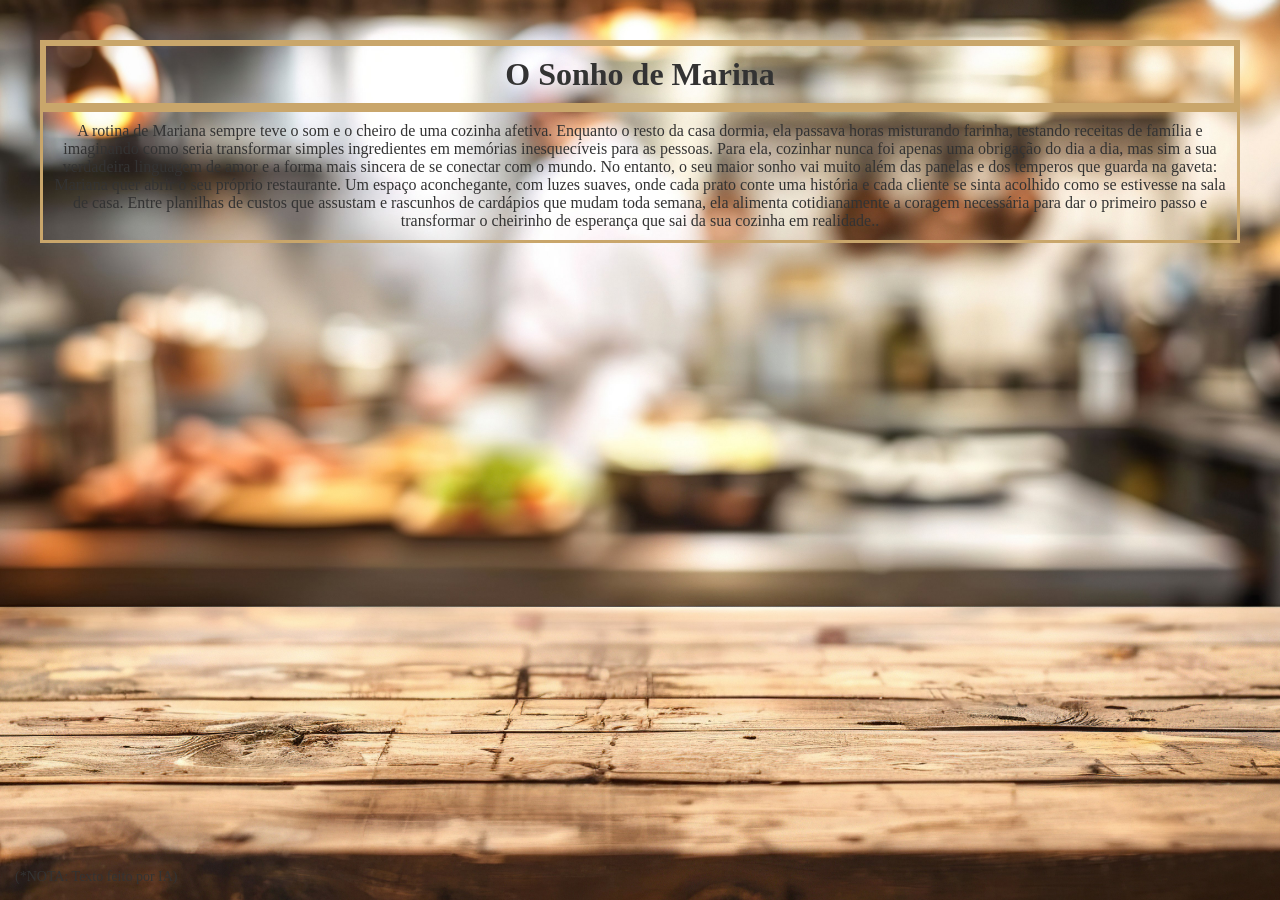
<file: Prog Web/01-introducao/index.html>
<!DOCTYPE html>
<html lang="pt-BR">
<head>
  <meta charset="UTF-8">
  <meta name="viewport" content="width=device-width, initial-scale=1.0">
  <title>Exercício 1 — Introdução</title>
  <link rel="stylesheet" href="styles.css">
</head>
<body>

  <div class="pagina">
    <h1 class="titulo">O Sonho de Marina</h1>
    <p class="texto">
      A rotina de Mariana sempre teve o som e o cheiro de uma cozinha afetiva.
Enquanto o resto da casa dormia, ela passava horas misturando farinha, testando receitas de família e imaginando como seria transformar simples ingredientes em memórias inesquecíveis para as pessoas.
Para ela, cozinhar nunca foi apenas uma obrigação do dia a dia, mas sim a sua verdadeira linguagem de amor e a forma mais sincera de se conectar com o mundo.
No entanto, o seu maior sonho vai muito além das panelas e dos temperos que guarda na gaveta: Mariana quer abrir o seu próprio restaurante.
Um espaço aconchegante, com luzes suaves, onde cada prato conte uma história e cada cliente se sinta acolhido como se estivesse na sala de casa.
Entre planilhas de custos que assustam e rascunhos de cardápios que mudam toda semana, ela alimenta cotidianamente a coragem necessária para dar o primeiro passo e transformar o cheirinho de esperança que sai da sua cozinha em realidade..
    </p>

    <p class="nota">(*NOTA: Texto feito por IA)</p>
  </div>

</body>
</html>
</file>
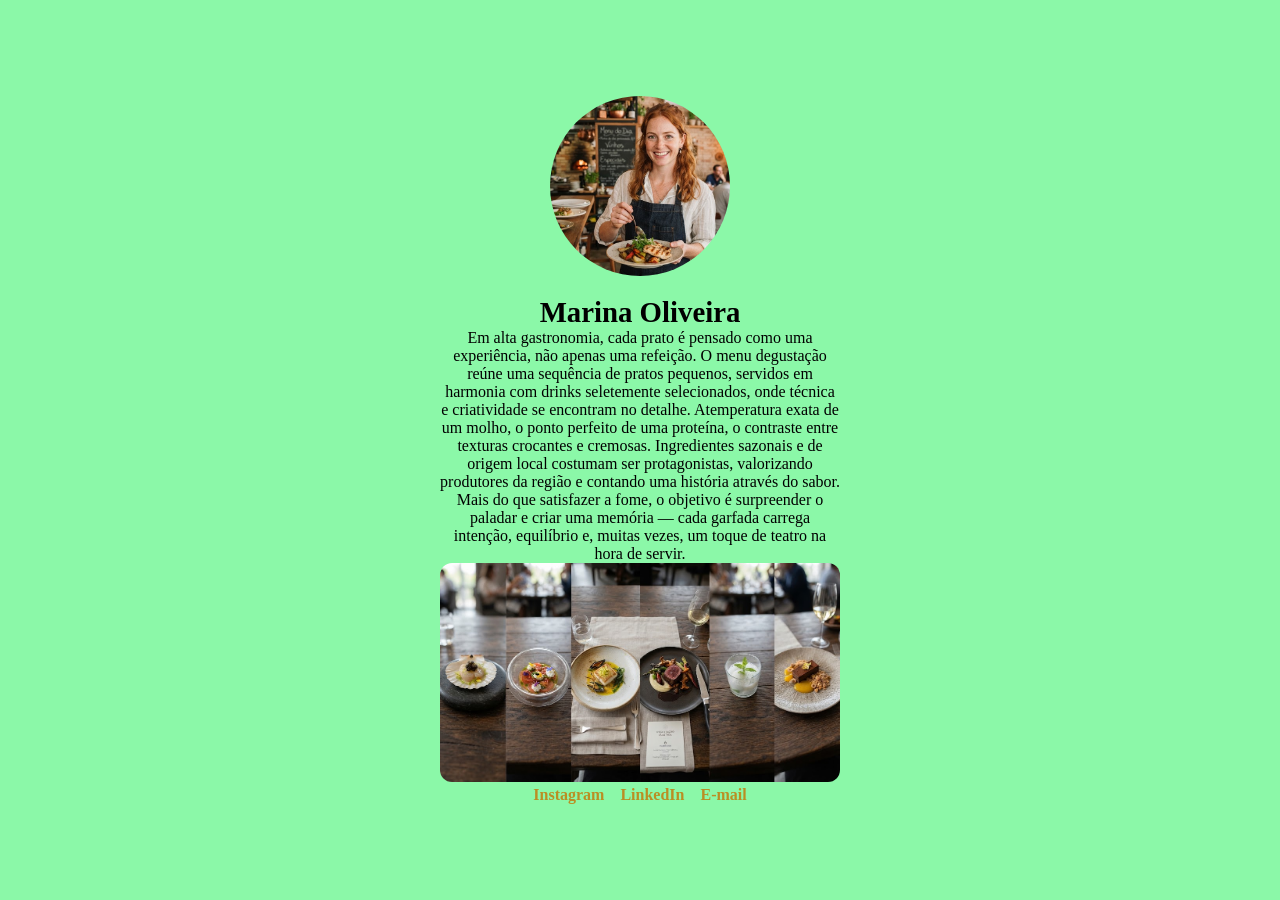
<file: Prog Web/02-perfil/index.html>
<!DOCTYPE html>
<html lang="pt-BR">
<head>
  <meta charset="UTF-8">
  <meta name="viewport" content="width=device-width, initial-scale=1.0">
  <title>Exercício 2 — Perfil</title>
  <link rel="stylesheet" href="styles.css">
</head>
<body>
<div class="pagina">
  <div class="perfil">
    <img class="foto" src="Marina.jpg" alt="Foto de Marina, sorrindo, em frente ao balcão do restaurante que está montando">

    <h1 class="nome">Marina Oliveira</h1>

    <p class="descricao">
    Em alta gastronomia, cada prato é pensado como uma experiência, não apenas uma refeição.
    O menu degustação reúne uma sequência de pratos pequenos, servidos em harmonia com drinks seletemente selecionados, onde técnica e criatividade se encontram no detalhe.
    Atemperatura exata de um molho, o ponto perfeito de uma proteína, o contraste entre texturas crocantes e cremosas.
    Ingredientes sazonais e de origem local costumam ser protagonistas, valorizando produtores da região e contando uma história através do sabor. 
    Mais do que satisfazer a fome, o objetivo é surpreender o paladar e criar uma memória — cada garfada carrega intenção, equilíbrio e, muitas vezes, um toque de teatro na hora de servir.
    </p>

    <img class="menu" src="pratos.jpg" alt="Diferentees tipos de pratos do menu desgustação do restaurante de Marina.">
    <ul class="redes">
      <li><a href="https://instagram.com/">Instagram</a></li>
      <li><a href="https://linkedin.com/">LinkedIn</a></li>
      <li><a href="mailto:marina@exemplo.com">E-mail</a></li>
    </ul>
  </div>
</div>
</body>
</html>
</file>
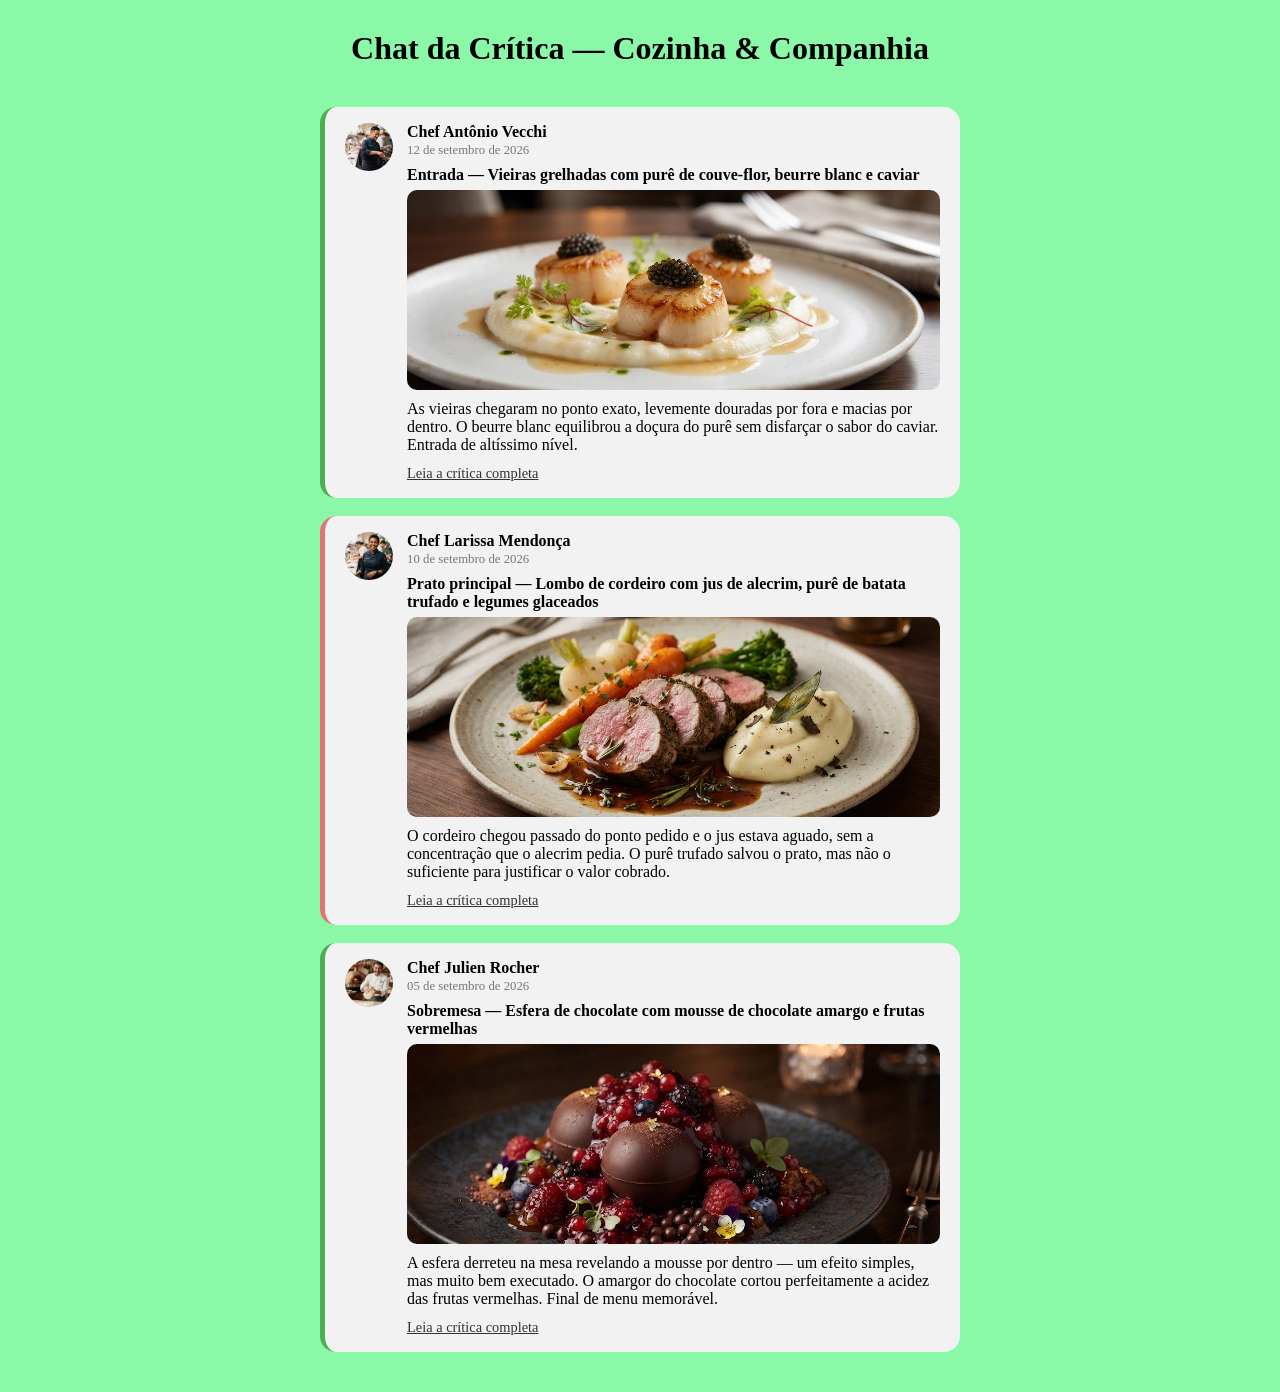
<file: Prog Web/04-blog/index.html>
<!DOCTYPE html>
<html lang="pt-BR">
<head>
  <meta charset="UTF-8">
  <meta name="viewport" content="width=device-width, initial-scale=1.0">
  <title>Exercício 4 — Blog de Críticas</title>
  <link rel="stylesheet" href="styles.css">
</head>
<body>
<div class="pagina">
  <h1 class="titulo-blog">Chat da Crítica — Cozinha & Companhia</h1>

  <ul class="criticas">

    <li class="critica critica--positiva">
      <img class="avatar" src="Antonio.jpg" alt="Foto de perfil do Chef Antônio Vecchi">
      <div class="conteudo">
        <p class="autor">Chef Antônio Vecchi</p>
        <p class="data">12 de setembro de 2026</p>
        <p class="prato"> Entrada — Vieiras grelhadas com purê de couve-flor, beurre blanc e caviar</p>
        <img class="foto-prato" src="prato-vieiras.jpg" alt="Vieiras grelhadas sobre purê de couve-flor, com beurre blanc e caviar por cima">
        <p class="resumo">
          As vieiras chegaram no ponto exato, levemente douradas por fora e
          macias por dentro. O beurre blanc equilibrou a doçura do purê sem
          disfarçar o sabor do caviar. Entrada de altíssimo nível.
        </p>
        <a class="leia-mais" href="#">Leia a crítica completa</a>
      </div>
    </li>

    <li class="critica critica--negativa">
      <img class="avatar" src="Larissa.jpg" alt="Foto de perfil da Chef Larissa Mendonça">
      <div class="conteudo">
        <p class="autor">Chef Larissa Mendonça</p>
        <p class="data">10 de setembro de 2026</p>
        <p class="prato"> Prato principal — Lombo de cordeiro com jus de alecrim, purê de batata trufado e legumes glaceados</p>
        <img class="foto-prato" src="prato-cordeiro.jpg" alt="Lombo de cordeiro fatiado com jus de alecrim, purê de batata e legumes glaceados">
        <p class="resumo">
          O cordeiro chegou passado do ponto pedido e o jus estava aguado,
          sem a concentração que o alecrim pedia. O purê trufado salvou o
          prato, mas não o suficiente para justificar o valor cobrado.
        </p>
        <a class="leia-mais" href="#">Leia a crítica completa</a>
      </div>
    </li>

    <li class="critica critica--positiva">
      <img class="avatar" src="Julien.jpg" alt="Foto de perfil do Chef Julien Rocher">
      <div class="conteudo">
        <p class="autor">Chef Julien Rocher</p>
        <p class="data">05 de setembro de 2026</p>
        <p class="prato"> Sobremesa — Esfera de chocolate com mousse de chocolate amargo e frutas vermelhas</p>
        <img class="foto-prato" src="prato-chocolate.jpg" alt="Esfera de chocolate ao lado de frutas vermelhas, antes de ser derretida com calda quente">
        <p class="resumo">
          A esfera derreteu na mesa revelando a mousse por dentro — um efeito
          simples, mas muito bem executado. O amargor do chocolate cortou
          perfeitamente a acidez das frutas vermelhas. Final de menu memorável.
        </p>
        <a class="leia-mais" href="#">Leia a crítica completa</a>
      </div>
    </li>

  </ul>

</div>
</body>
</html>
</file>
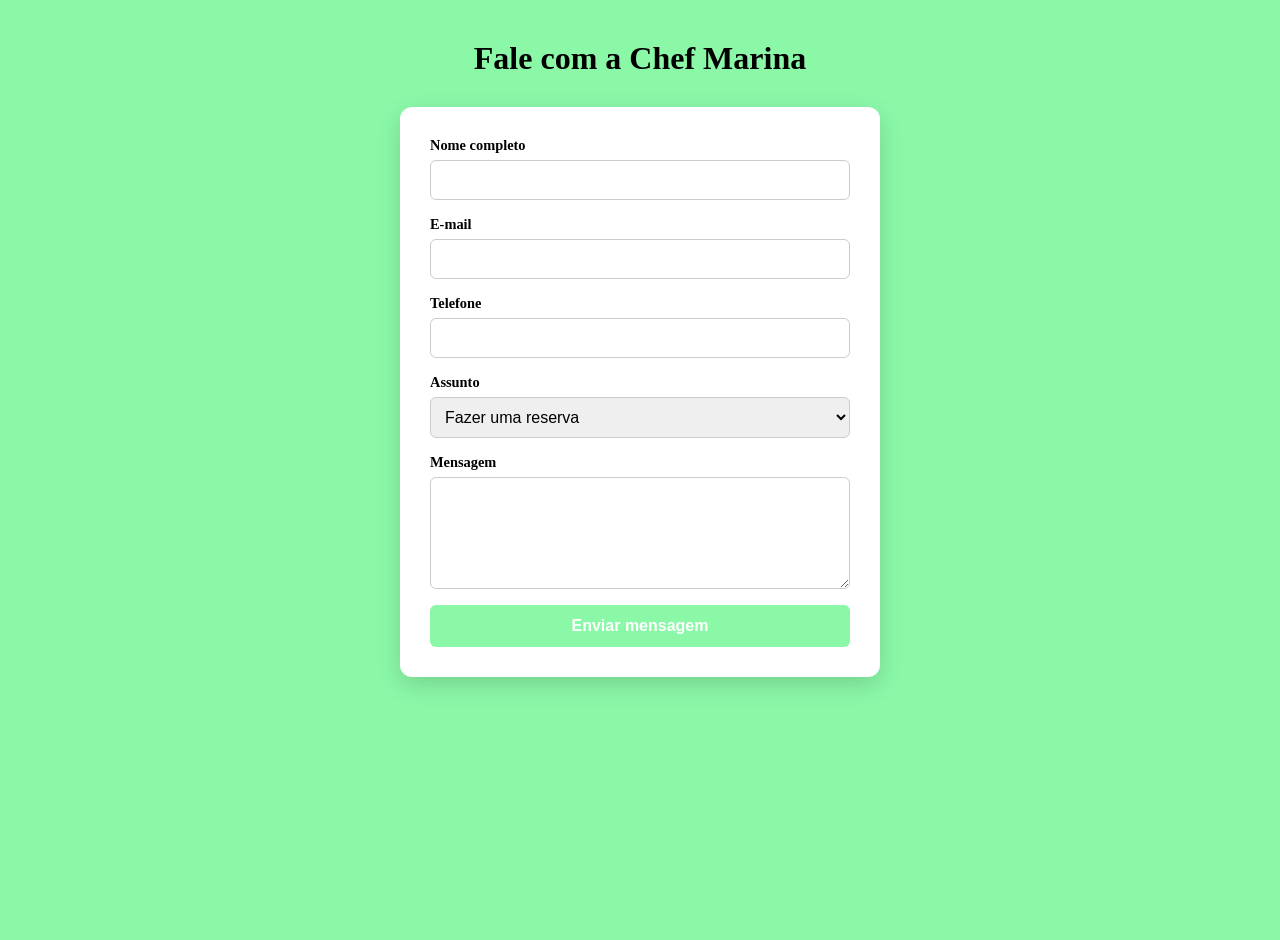
<file: Prog Web/05-contato/index.html>
<!DOCTYPE html>
<html lang="pt-BR">
<head>
  <meta charset="UTF-8">
  <meta name="viewport" content="width=device-width, initial-scale=1.0">
  <title>Exercício 5 — Contato</title>
  <link rel="stylesheet" href="styles.css">
</head>
<body>
<div class="pagina">
  <h1 class="titulo-pagina">Fale com a Chef Marina</h1>

  <form class="formulario-contato">

    <div class="campo">
      <label for="nome">Nome completo</label>
      <input type="text" id="nome" name="nome">
    </div>

    <div class="campo">
      <label for="email">E-mail</label>
      <input type="email" id="email" name="email" >
    </div>

    <div class="campo">
      <label for="telefone">Telefone</label>
      <input type="tel" id="telefone" name="telefone">
    </div>

    <div class="campo">
      <label for="assunto">Assunto</label>
      <select id="assunto" name="assunto">
        <option value="reserva">Fazer uma reserva</option>
        <option value="elogio">Elogio</option>
        <option value="reclamacao">Reclamação</option>
        <option value="duvida">Dúvida</option>
      </select>
    </div>

    <div class="campo">
      <label for="mensagem">Mensagem</label>
      <textarea id="mensagem" name="mensagem" rows="5"></textarea>
    </div>

    <button type="submit">Enviar mensagem</button>

  </form>

</body>
</html>
</file>
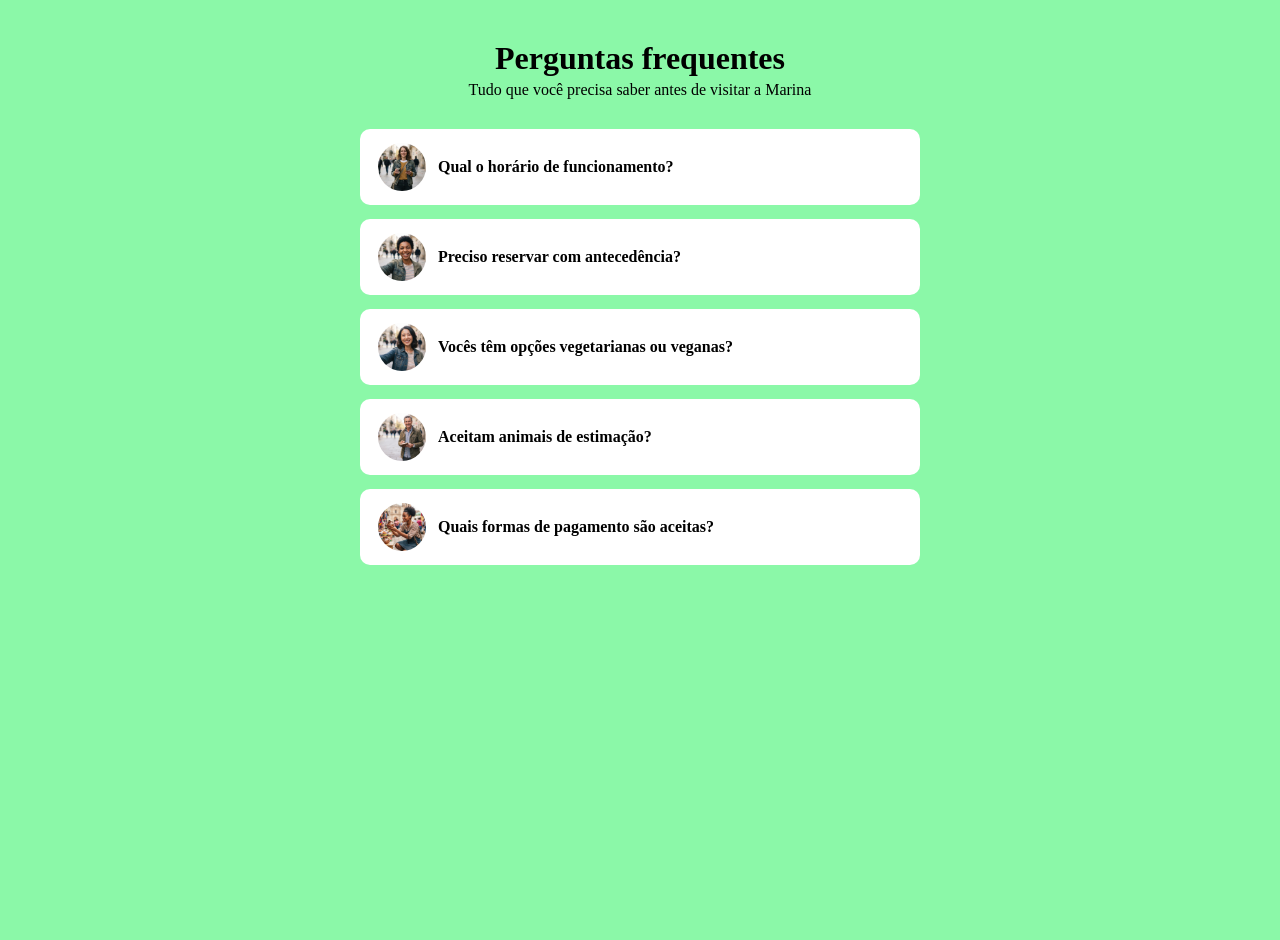
<file: Prog Web/06-faq/index.html>
<!DOCTYPE html>
<html lang="pt-BR">
<head>
  <meta charset="UTF-8">
  <meta name="viewport" content="width=device-width, initial-scale=1.0">
  <title>Exercício 6 — FAQ</title>
  <link rel="stylesheet" href="styles.css">
</head>
<body>

  <div class="pagina">

    <h1 class="titulo-pagina">Perguntas frequentes</h1>
    <p class="subtitulo">Tudo que você precisa saber antes de visitar a Marina</p>

    <div class="faq-lista">

      <details class="faq-item">
        <summary>
          <img class="avatar" src="Pessoa1.jpg" alt="Foto de perfil de Marina">
          Qual o horário de funcionamento?
        </summary>
        <p class="resposta">
          Funcionamos de terça a domingo, das 18h às 23h. Às sextas e sábados
          ficamos abertos até meia-noite.
        </p>
      </details>

      <details class="faq-item">
        <summary>
          <img class="avatar" src="Pessoa2.jpg" alt="Foto de perfil de uma cliente do sexo feminino">
          Preciso reservar com antecedência?
        </summary>
        <p class="resposta">
          Recomendamos reservar com pelo menos um dia de antecedência,
          principalmente nas sextas e sábados, quando a casa costuma lotar.
        </p>
      </details>

      <details class="faq-item">
        <summary>
          <img class="avatar" src="Pessoa3.jpg" alt="Foto de perfil de uma cliente do sexo feminino">
          Vocês têm opções vegetarianas ou veganas?
        </summary>
        <p class="resposta">
          Sim! Temos pelo menos duas opções vegetarianas fixas no cardápio e
          o chef adapta pratos veganos mediante aviso prévio.
        </p>
      </details>

      <details class="faq-item">
        <summary>
          <img class="avatar" src="Pessoa4.jpg" alt="Foto de perfil de um cliente do sexo masculino ">
          Aceitam animais de estimação?
        </summary>
        <p class="resposta">
          Pets pequenos são bem-vindos na área externa do restaurante,
          desde que estejam na guia.
        </p>
      </details>

      <details class="faq-item">
        <summary>
          <img class="avatar" src="Pessoa5.jpg" alt="Foto de perfil de uma cliente do sexo feminino">
          Quais formas de pagamento são aceitas?
        </summary>
        <p class="resposta">
          Aceitamos cartão de crédito, débito, Pix e dinheiro. Ainda não
          trabalhamos com vale-refeição.
        </p>
      </details>

    </div>

  </div>

</body>
</html>
</file>
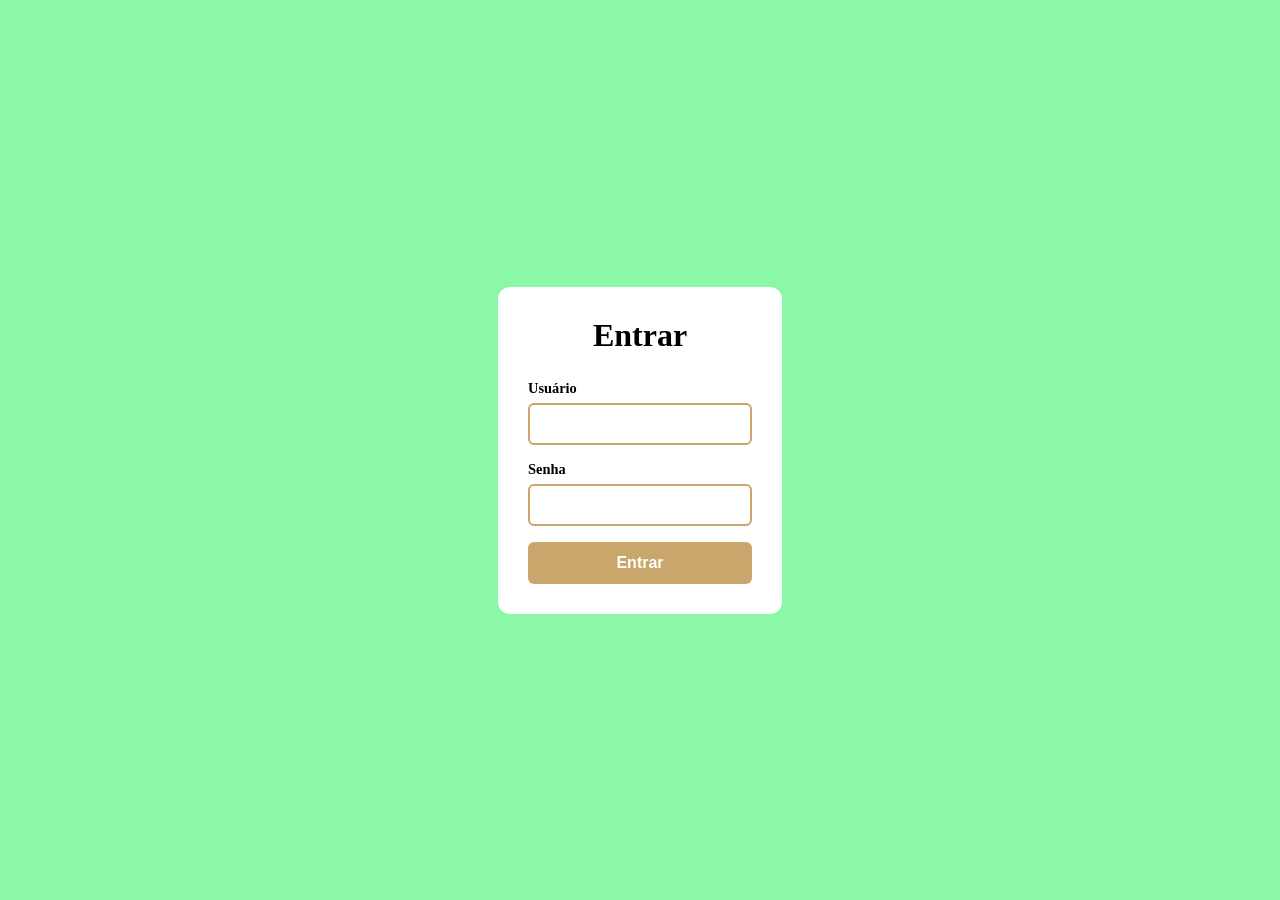
<file: Prog Web/07-login/index.html>
<!DOCTYPE html>
<html lang="pt-BR">
<head>
  <meta charset="UTF-8">
  <meta name="viewport" content="width=device-width, initial-scale=1.0">
  <title>Exercício 7 — Login</title>
  <link rel="stylesheet" href="styles.css">
</head>
<body>

  <div class="pagina">

    <form class="login-box">
      <h1 class="titulo-pagina">Entrar</h1>

      <div class="campo">
        <label for="usuario">Usuário</label>
        <input type="text" id="usuario" name="usuario" required>
      </div>

      <div class="campo">
        <label for="senha">Senha</label>
        <input type="password" id="senha" name="senha" required>
      </div>

      <button type="submit">Entrar</button>
    </form>

  </div>

</body>
</html>
</file>
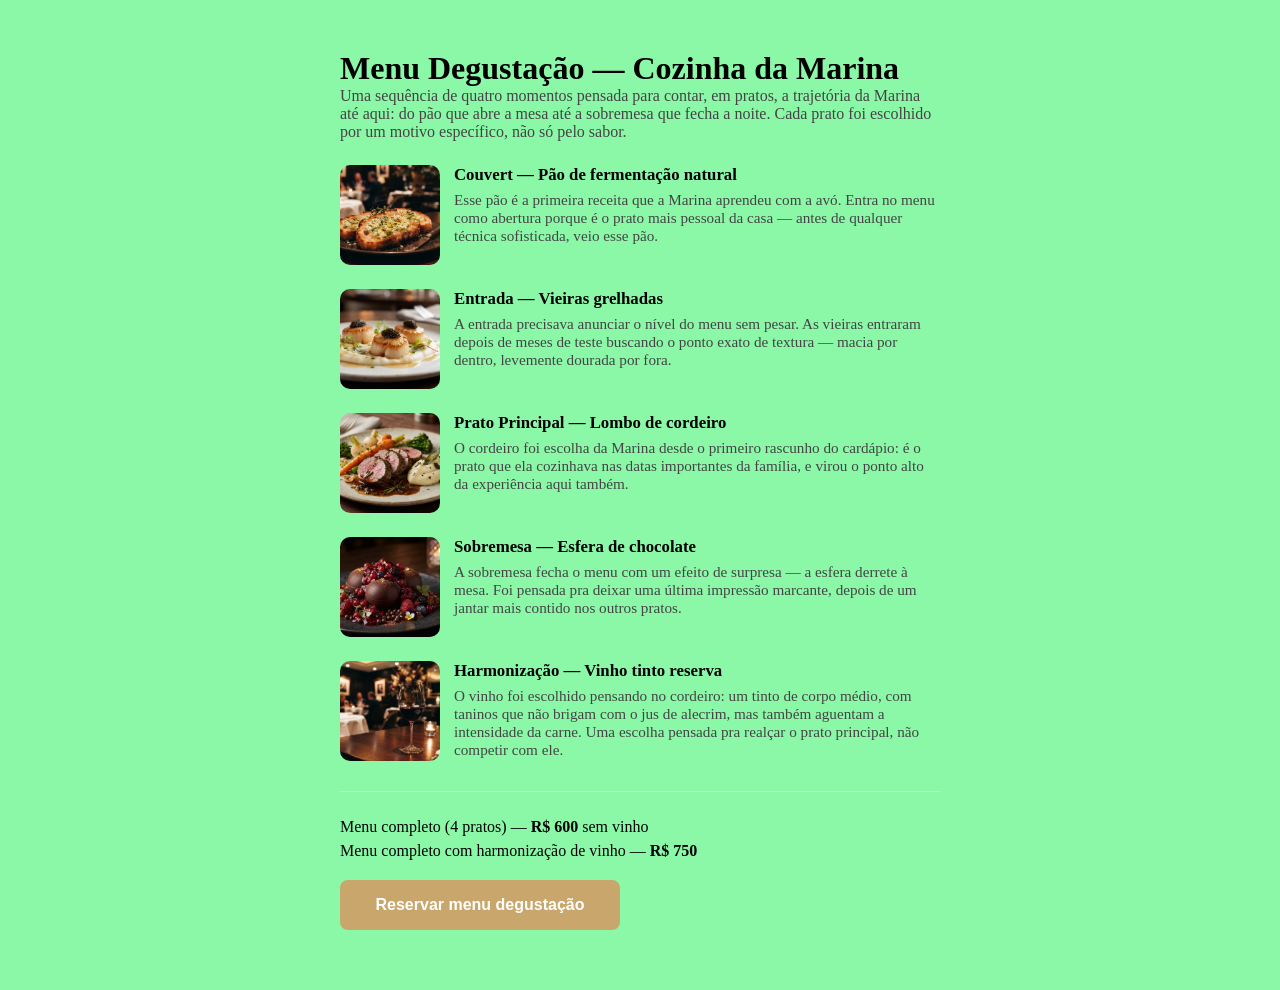
<file: Prog Web/08-produto/index.html>
<!DOCTYPE html>
<html lang="pt-BR">
<head>
  <meta charset="UTF-8">
  <meta name="viewport" content="width=device-width, initial-scale=1.0">
  <title>Exercício 8 — Menu Degustação</title>
  <link rel="stylesheet" href="styles.css">
</head>
<body>

  <div class="pagina">

    <div class="produto">

     
      <h1 class="titulo-produto">Menu Degustação — Cozinha da Marina</h1>

      <p class="descricao-produto">
        Uma sequência de quatro momentos pensada para contar, em pratos, a
        trajetória da Marina até aqui: do pão que abre a mesa até a sobremesa
        que fecha a noite. Cada prato foi escolhido por um motivo específico,
        não só pelo sabor.
      </p>

      <div class="prato-item">
        <img class="prato-foto" src="prato-couvert.jpg" alt="Fatias de pão de fermentação natural com manteiga de ervas e azeite trufado">
        <div class="prato-texto">
          <h2 class="prato-nome"> Couvert — Pão de fermentação natural</h2>
          <p class="prato-historia">
            Esse pão é a primeira receita que a Marina aprendeu com a avó.
            Entra no menu como abertura porque é o prato mais pessoal da
            casa — antes de qualquer técnica sofisticada, veio esse pão.
          </p>
        </div>
      </div>

      <div class="prato-item">
        <img class="prato-foto" src="prato-vieiras.jpg" alt="Vieiras grelhadas sobre purê de couve-flor, com beurre blanc e caviar">
        <div class="prato-texto">
          <h2 class="prato-nome"> Entrada — Vieiras grelhadas</h2>
          <p class="prato-historia">
            A entrada precisava anunciar o nível do menu sem pesar. As
            vieiras entraram depois de meses de teste buscando o ponto exato
            de textura — macia por dentro, levemente dourada por fora.
          </p>
        </div>
      </div>

      <div class="prato-item">
        <img class="prato-foto" src="prato-cordeiro.jpg" alt="Lombo de cordeiro fatiado com jus de alecrim, purê de batata e legumes glaceados">
        <div class="prato-texto">
          <h2 class="prato-nome"> Prato Principal — Lombo de cordeiro</h2>
          <p class="prato-historia">
            O cordeiro foi escolha da Marina desde o primeiro rascunho do
            cardápio: é o prato que ela cozinhava nas datas importantes da
            família, e virou o ponto alto da experiência aqui também.
          </p>
        </div>
      </div>

      <div class="prato-item">
        <img class="prato-foto" src="prato-chocolate.jpg" alt="Esfera de chocolate ao lado de frutas vermelhas">
        <div class="prato-texto">
          <h2 class="prato-nome"> Sobremesa — Esfera de chocolate</h2>
          <p class="prato-historia">
            A sobremesa fecha o menu com um efeito de surpresa — a esfera
            derrete à mesa. Foi pensada pra deixar uma última impressão
            marcante, depois de um jantar mais contido nos outros pratos.
          </p>
        </div>
      </div>

      <div class="prato-item">
        <img class="prato-foto" src="bebida-vinho.jpg" alt="Taça de vinho tinto servida ao lado do prato principal">
        <div class="prato-texto">
          <h2 class="prato-nome"> Harmonização — Vinho tinto reserva</h2>
          <p class="prato-historia">
            O vinho foi escolhido pensando no cordeiro: um tinto de corpo
            médio, com taninos que não brigam com o jus de alecrim, mas
            também aguentam a intensidade da carne. Uma escolha pensada
            pra realçar o prato principal, não competir com ele.
          </p>
        </div>
      </div>

      <div class="preco">
        <p class="preco-opcao">Menu completo (4 pratos) — <strong>R$ 600</strong> sem vinho</p>
        <p class="preco-opcao">Menu completo com harmonização de vinho — <strong>R$ 750</strong></p>
      </div>

      <button class="botao-comprar" type="button">Reservar menu degustação</button>

    </div>

  </div>

</body>
</html>
</file>
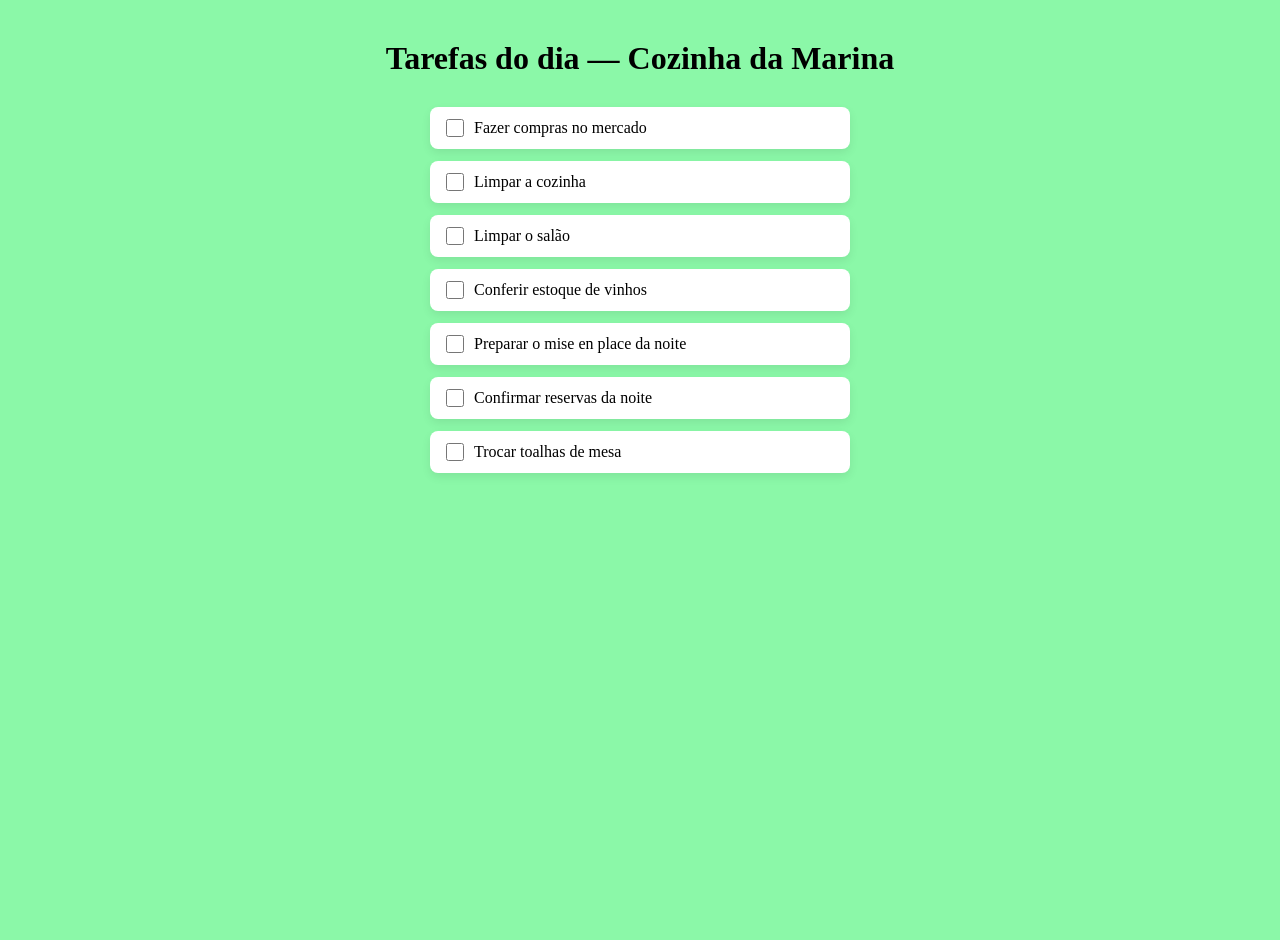
<file: Prog Web/09-tarefas/index.html>
<!DOCTYPE html>
<html lang="pt-BR">
<head>
  <meta charset="UTF-8">
  <meta name="viewport" content="width=device-width, initial-scale=1.0">
  <title>Exercício 9 — Lista de Tarefas</title>
  <link rel="stylesheet" href="styles.css">
</head>
<body>

  <div class="pagina">

    <h1 class="titulo-pagina">Tarefas do dia — Cozinha da Marina</h1>

    <ul class="lista-tarefas">

      <li class="tarefa">
        <input type="checkbox" id="tarefa1">
        <label for="tarefa1">Fazer compras no mercado</label>
      </li>

      <li class="tarefa">
        <input type="checkbox" id="tarefa2">
        <label for="tarefa2">Limpar a cozinha</label>
      </li>

      <li class="tarefa">
        <input type="checkbox" id="tarefa3">
        <label for="tarefa3">Limpar o salão</label>
      </li>

      <li class="tarefa">
        <input type="checkbox" id="tarefa4">
        <label for="tarefa4">Conferir estoque de vinhos</label>
      </li>

      <li class="tarefa">
        <input type="checkbox" id="tarefa5">
        <label for="tarefa5">Preparar o mise en place da noite</label>
      </li>

      <li class="tarefa">
        <input type="checkbox" id="tarefa6">
        <label for="tarefa6">Confirmar reservas da noite</label>
      </li>

      <li class="tarefa">
        <input type="checkbox" id="tarefa7">
        <label for="tarefa7">Trocar toalhas de mesa</label>
      </li>

    </ul>

  </div>

</body>
</html>
</file>
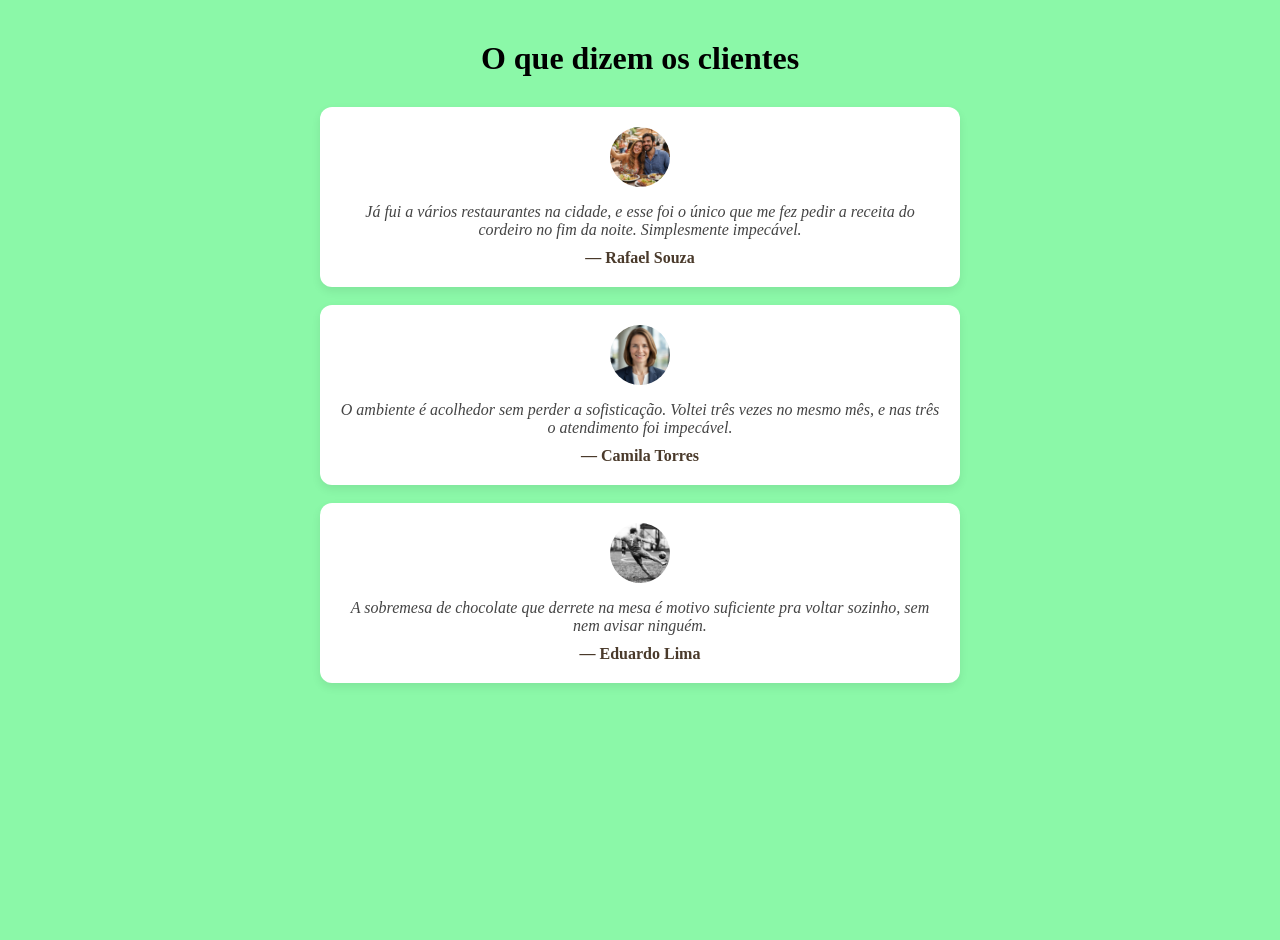
<file: Prog Web/10-testemunhos/index.html>
<!DOCTYPE html>
<html lang="pt-BR">
<head>
  <meta charset="UTF-8">
  <meta name="viewport" content="width=device-width, initial-scale=1.0">
  <title>Exercício 10 — Depoimentos</title>
  <link rel="stylesheet" href="styles.css">
</head>
<body>

  <div class="pagina">

    <h1 class="titulo-pagina">O que dizem os clientes</h1>

    <div class="depoimentos">

      <div class="depoimento-card">
        <img class="avatar" src="Cliente1.jpg" alt="Foto do cliente Rafael Souza">
        <blockquote class="depoimento-texto">
          Já fui a vários restaurantes na cidade, e esse foi o único que me
          fez pedir a receita do cordeiro no fim da noite. Simplesmente
          impecável.
        </blockquote>
        <p class="depoimento-nome">— Rafael Souza</p>
      </div>

      <div class="depoimento-card">
        <img class="avatar" src="Cliente2.jpg" alt="Foto da cliente Camila Torres">
        <blockquote class="depoimento-texto">
          O ambiente é acolhedor sem perder a sofisticação. Voltei três
          vezes no mesmo mês, e nas três o atendimento foi impecável.
        </blockquote>
        <p class="depoimento-nome">— Camila Torres</p>
      </div>

      <div class="depoimento-card">
        <img class="avatar" src="Cliente3.jpg" alt="Foto do cliente Eduardo Lima">
        <blockquote class="depoimento-texto">
          A sobremesa de chocolate que derrete na mesa é motivo suficiente
          pra voltar sozinho, sem nem avisar ninguém.
        </blockquote>
        <p class="depoimento-nome">— Eduardo Lima</p>
      </div>

    </div>

  </div>

</body>
</html>
</file>
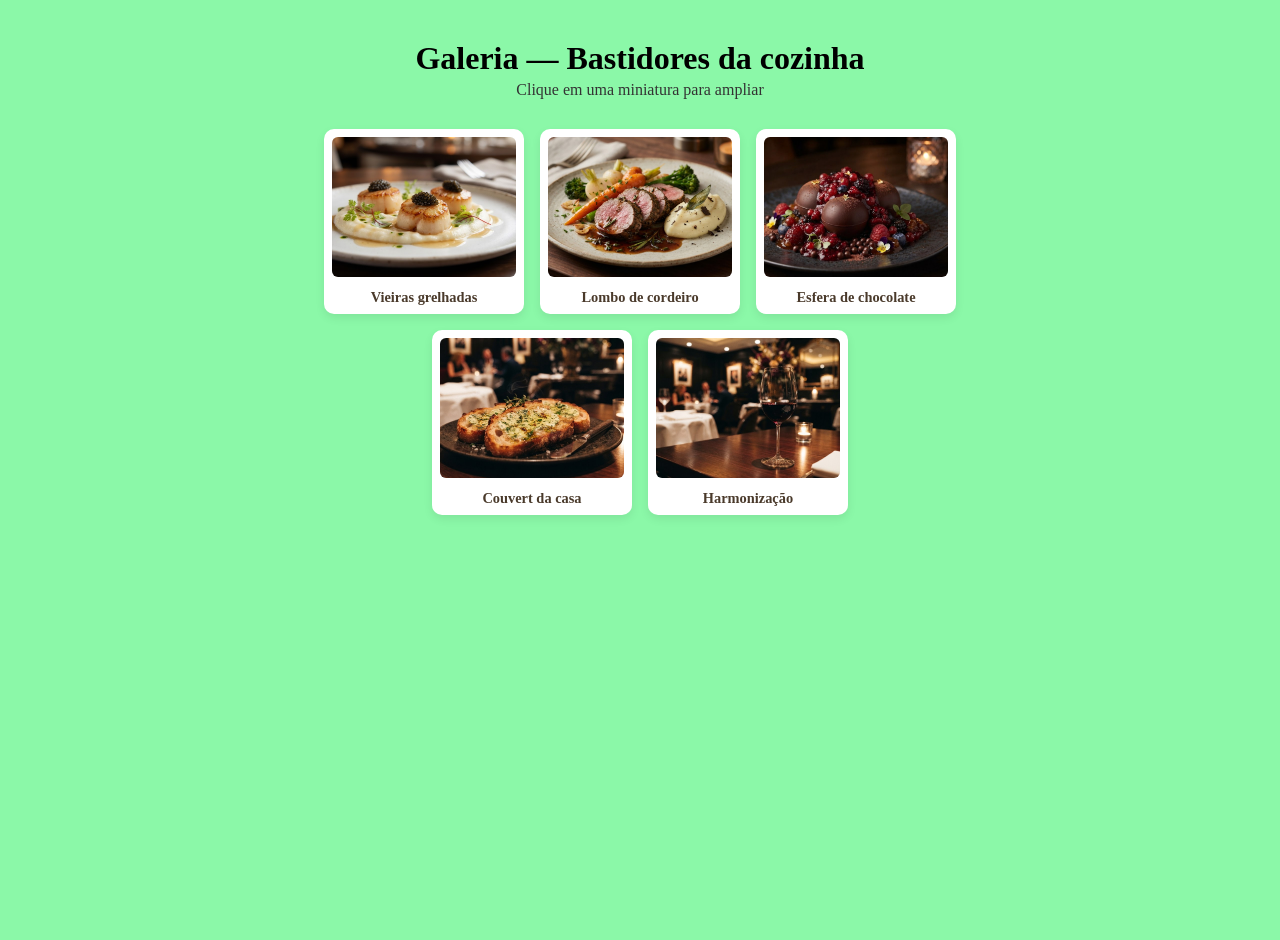
<file: Prog Web/12-galeria/index.html>
<!DOCTYPE html>
<html lang="pt-BR">
<head>
  <meta charset="UTF-8">
  <meta name="viewport" content="width=device-width, initial-scale=1.0">
  <title>Exercício 12 — Galeria</title>
  <link rel="stylesheet" href="styles.css">
</head>
<body>

  <div class="pagina">

    <h1 class="titulo-pagina">Galeria — Bastidores da cozinha</h1>
    <p class="subtitulo">Clique em uma miniatura para ampliar</p>

    <div class="galeria">

      <a href="#foto-vieiras" class="miniatura-link">
        <figure class="miniatura">
          <img src="prato-vieiras.jpg" alt="Vieiras grelhadas sobre purê de couve-flor, com beurre blanc e caviar">
          <figcaption>Vieiras grelhadas</figcaption>
        </figure>
      </a>

      <a href="#foto-cordeiro" class="miniatura-link">
        <figure class="miniatura">
          <img src="prato-cordeiro.jpg" alt="Lombo de cordeiro fatiado com jus de alecrim, purê de batata e legumes glaceados">
          <figcaption>Lombo de cordeiro</figcaption>
        </figure>
      </a>

      <a href="#foto-chocolate" class="miniatura-link">
        <figure class="miniatura">
          <img src="prato-chocolate.jpg" alt="Esfera de chocolate ao lado de frutas vermelhas">
          <figcaption>Esfera de chocolate</figcaption>
        </figure>
      </a>

      <a href="#foto-couvert" class="miniatura-link">
        <figure class="miniatura">
          <img src="prato-couvert.jpg" alt="Fatias de pão de fermentação natural com manteiga de ervas e azeite trufado">
          <figcaption>Couvert da casa</figcaption>
        </figure>
      </a>

      <a href="#foto-vinho" class="miniatura-link">
        <figure class="miniatura">
          <img src="bebida-vinho.jpg" alt="Taça de vinho tinto servida ao lado do prato principal">
          <figcaption>Harmonização</figcaption>
        </figure>
      </a>

    </div>


    <div id="foto-vieiras" class="ampliada">
      <a href="#" class="fechar" aria-label="Fechar">✕</a>
      <figure>
        <img src="prato-vieiras.jpg" alt="Vieiras grelhadas sobre purê de couve-flor, com beurre blanc e caviar">
        <figcaption>Vieiras grelhadas, purê de couve-flor, beurre blanc e caviar</figcaption>
      </figure>
    </div>

    <div id="foto-cordeiro" class="ampliada">
      <a href="#" class="fechar" aria-label="Fechar">✕</a>
      <figure>
        <img src="prato-cordeiro.jpg" alt="Lombo de cordeiro fatiado com jus de alecrim, purê de batata e legumes glaceados">
        <figcaption>Lombo de cordeiro com jus de alecrim e purê de batata trufado</figcaption>
      </figure>
    </div>

    <div id="foto-chocolate" class="ampliada">
      <a href="#" class="fechar" aria-label="Fechar">✕</a>
      <figure>
        <img src="prato-chocolate.jpg" alt="Esfera de chocolate ao lado de frutas vermelhas">
        <figcaption>Esfera de chocolate com mousse amargo e frutas vermelhas</figcaption>
      </figure>
    </div>

    <div id="foto-couvert" class="ampliada">
      <a href="#" class="fechar" aria-label="Fechar">✕</a>
      <figure>
        <img src="prato-couvert.jpg" alt="Fatias de pão de fermentação natural com manteiga de ervas e azeite trufado">
        <figcaption>Couvert — pão de fermentação natural com manteiga de ervas</figcaption>
      </figure>
    </div>

    <div id="foto-vinho" class="ampliada">
      <a href="#" class="fechar" aria-label="Fechar">✕</a>
      <figure>
        <img src="bebida-vinho.jpg" alt="Taça de vinho tinto servida ao lado do prato principal">
        <figcaption>Harmonização — vinho tinto reserva escolhido para o cordeiro</figcaption>
      </figure>
    </div>

  </div>

</body>
</html>
</file>
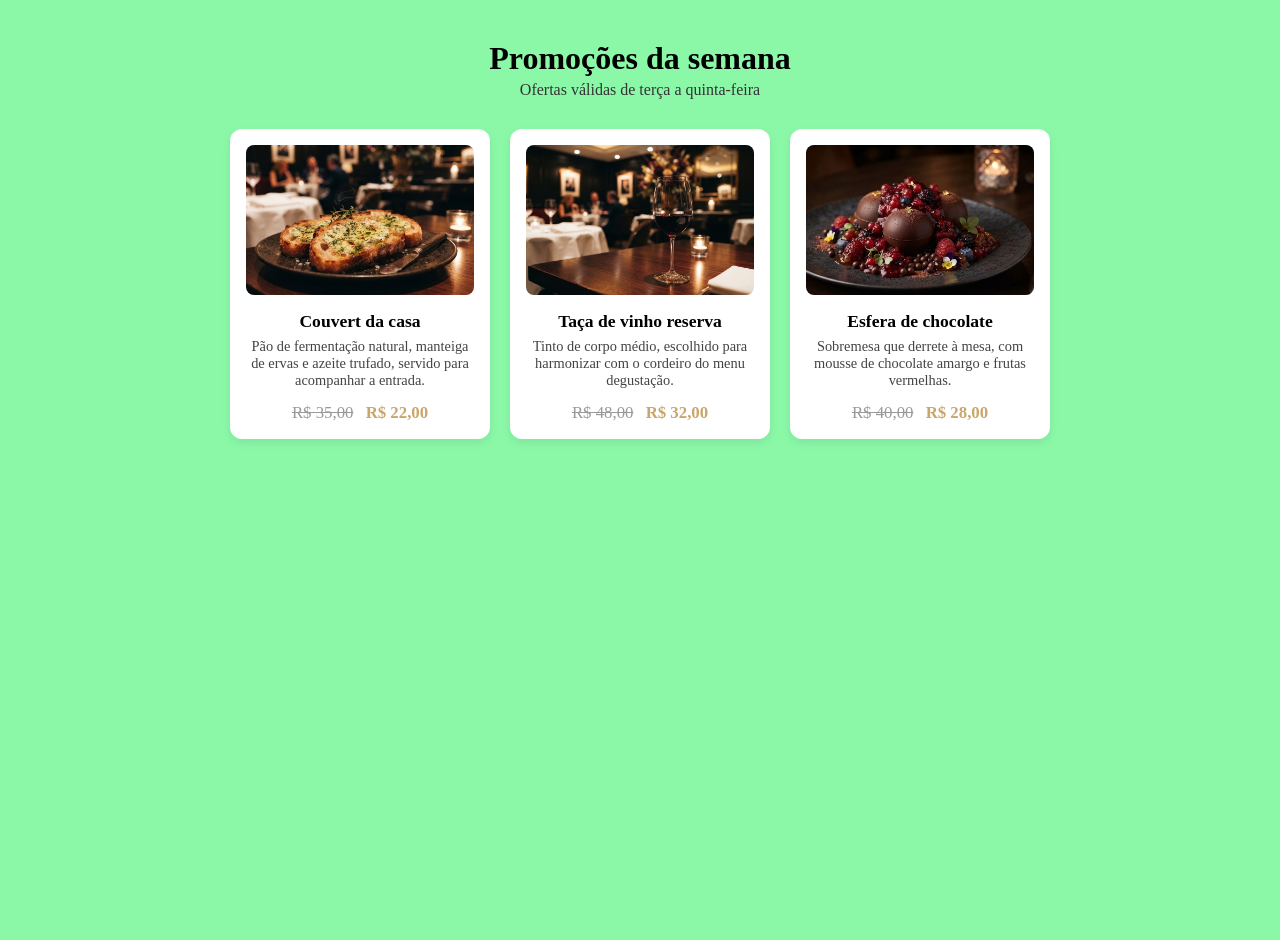
<file: Prog Web/13-promocoes/index.html>
<!DOCTYPE html>
<html lang="pt-BR">
<head>
  <meta charset="UTF-8">
  <meta name="viewport" content="width=device-width, initial-scale=1.0">
  <title>Exercício 13 — Promoções</title>
  <link rel="stylesheet" href="styles.css">
</head>
<body>

  <div class="pagina">

    <h1 class="titulo-pagina">Promoções da semana</h1>
    <p class="subtitulo">Ofertas válidas de terça a quinta-feira</p>

    <div class="promocoes">

      <div class="promocao-card">
        <img class="promocao-foto" src="prato-couvert.jpg" alt="Fatias de pão de fermentação natural com manteiga de ervas e azeite trufado">
        <h2 class="promocao-titulo">Couvert da casa</h2>
        <p class="promocao-descricao">
          Pão de fermentação natural, manteiga de ervas e azeite trufado,
          servido para acompanhar a entrada.
        </p>
        <p class="promocao-precos">
          <del class="preco-original">R$ 35,00</del>
          <span class="preco-promo">R$ 22,00</span>
        </p>
      </div>

      <div class="promocao-card">
        <img class="promocao-foto" src="bebida-vinho.jpg" alt="Taça de vinho tinto servida ao lado do prato principal">
        <h2 class="promocao-titulo">Taça de vinho reserva</h2>
        <p class="promocao-descricao">
          Tinto de corpo médio, escolhido para harmonizar com o cordeiro
          do menu degustação.
        </p>
        <p class="promocao-precos">
          <del class="preco-original">R$ 48,00</del>
          <span class="preco-promo">R$ 32,00</span>
        </p>
      </div>

      <div class="promocao-card">
        <img class="promocao-foto" src="prato-chocolate.jpg" alt="Esfera de chocolate ao lado de frutas vermelhas">
        <h2 class="promocao-titulo">Esfera de chocolate</h2>
        <p class="promocao-descricao">
          Sobremesa que derrete à mesa, com mousse de chocolate amargo
          e frutas vermelhas.
        </p>
        <p class="promocao-precos">
          <del class="preco-original">R$ 40,00</del>
          <span class="preco-promo">R$ 28,00</span>
        </p>
      </div>

    </div>

  </div>

</body>
</html>
</file>
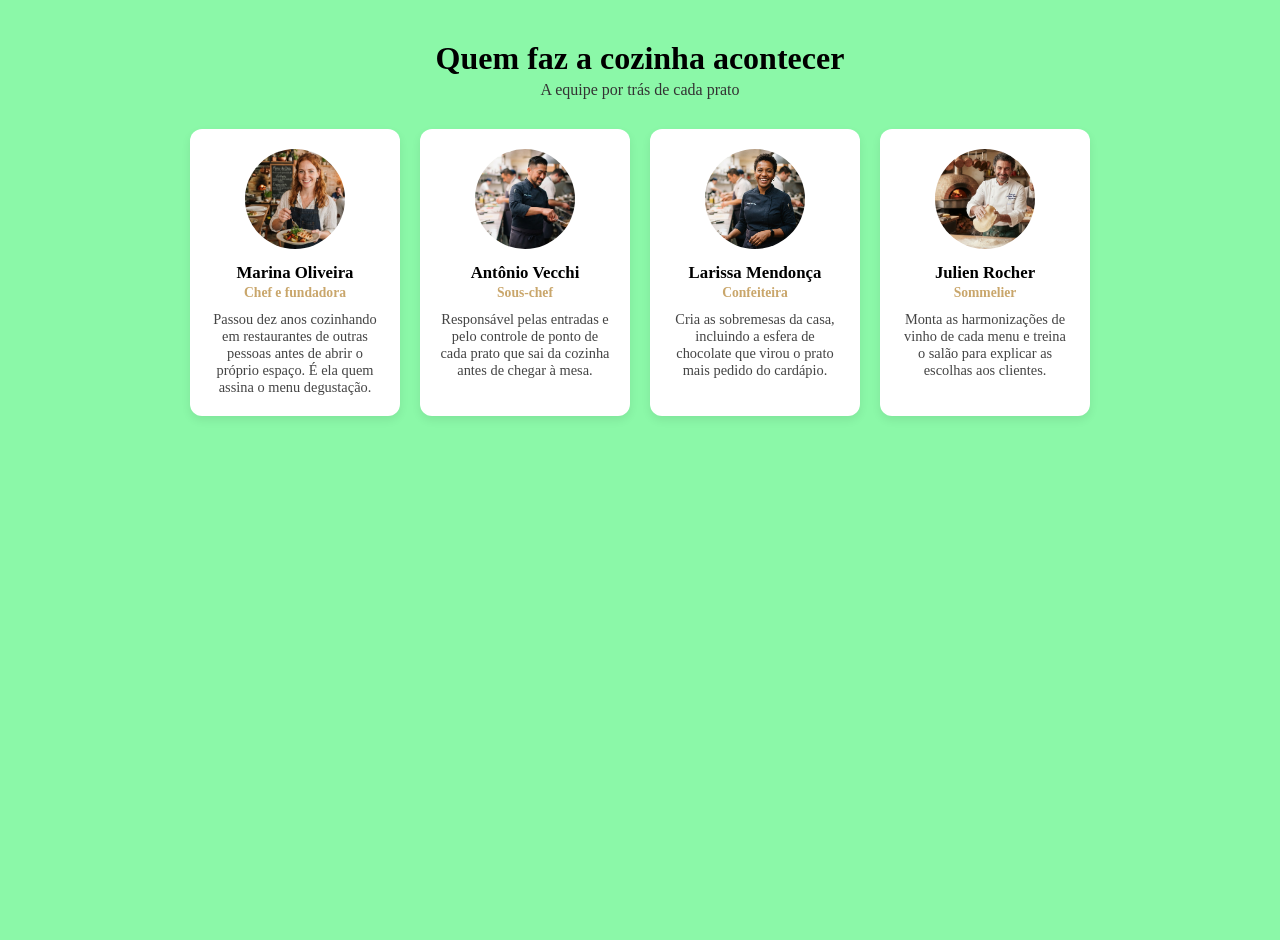
<file: Prog Web/14-equipe/index.html>
<!DOCTYPE html>
<html lang="pt-BR">
<head>
  <meta charset="UTF-8">
  <meta name="viewport" content="width=device-width, initial-scale=1.0">
  <title>Exercício 14 — Equipe</title>
  <link rel="stylesheet" href="styles.css">
</head>
<body>

  <div class="pagina">

    <h1 class="titulo-pagina">Quem faz a cozinha acontecer</h1>
    <p class="subtitulo">A equipe por trás de cada prato</p>

    <div class="equipe">

      <div class="membro">
        <img class="membro-foto" src="Marina.jpg" alt="Foto de Marina, sorrindo, em frente ao balcão do restaurante">
        <h2 class="membro-nome">Marina Oliveira</h2>
        <p class="membro-cargo">Chef e fundadora</p>
        <p class="membro-bio">
          Passou dez anos cozinhando em restaurantes de outras pessoas antes
          de abrir o próprio espaço. É ela quem assina o menu degustação.
        </p>
      </div>

      <div class="membro">
        <img class="membro-foto" src="Antonio.jpg" alt="Foto de perfil do Chef Antônio Vecchi">
        <h2 class="membro-nome">Antônio Vecchi</h2>
        <p class="membro-cargo">Sous-chef</p>
        <p class="membro-bio">
          Responsável pelas entradas e pelo controle de ponto de cada prato
          que sai da cozinha antes de chegar à mesa.
        </p>
      </div>

      <div class="membro">
        <img class="membro-foto" src="Larissa.jpg" alt="Foto de perfil da Chef Larissa Mendonça">
        <h2 class="membro-nome">Larissa Mendonça</h2>
        <p class="membro-cargo">Confeiteira</p>
        <p class="membro-bio">
          Cria as sobremesas da casa, incluindo a esfera de chocolate que
          virou o prato mais pedido do cardápio.
        </p>
      </div>

      <div class="membro">
        <img class="membro-foto" src="Julien.jpg" alt="Foto de perfil do Chef Julien Rocher">
        <h2 class="membro-nome">Julien Rocher</h2>
        <p class="membro-cargo">Sommelier</p>
        <p class="membro-bio">
          Monta as harmonizações de vinho de cada menu e treina o salão
          para explicar as escolhas aos clientes.
        </p>
      </div>

    </div>

  </div>

</body>
</html>
</file>
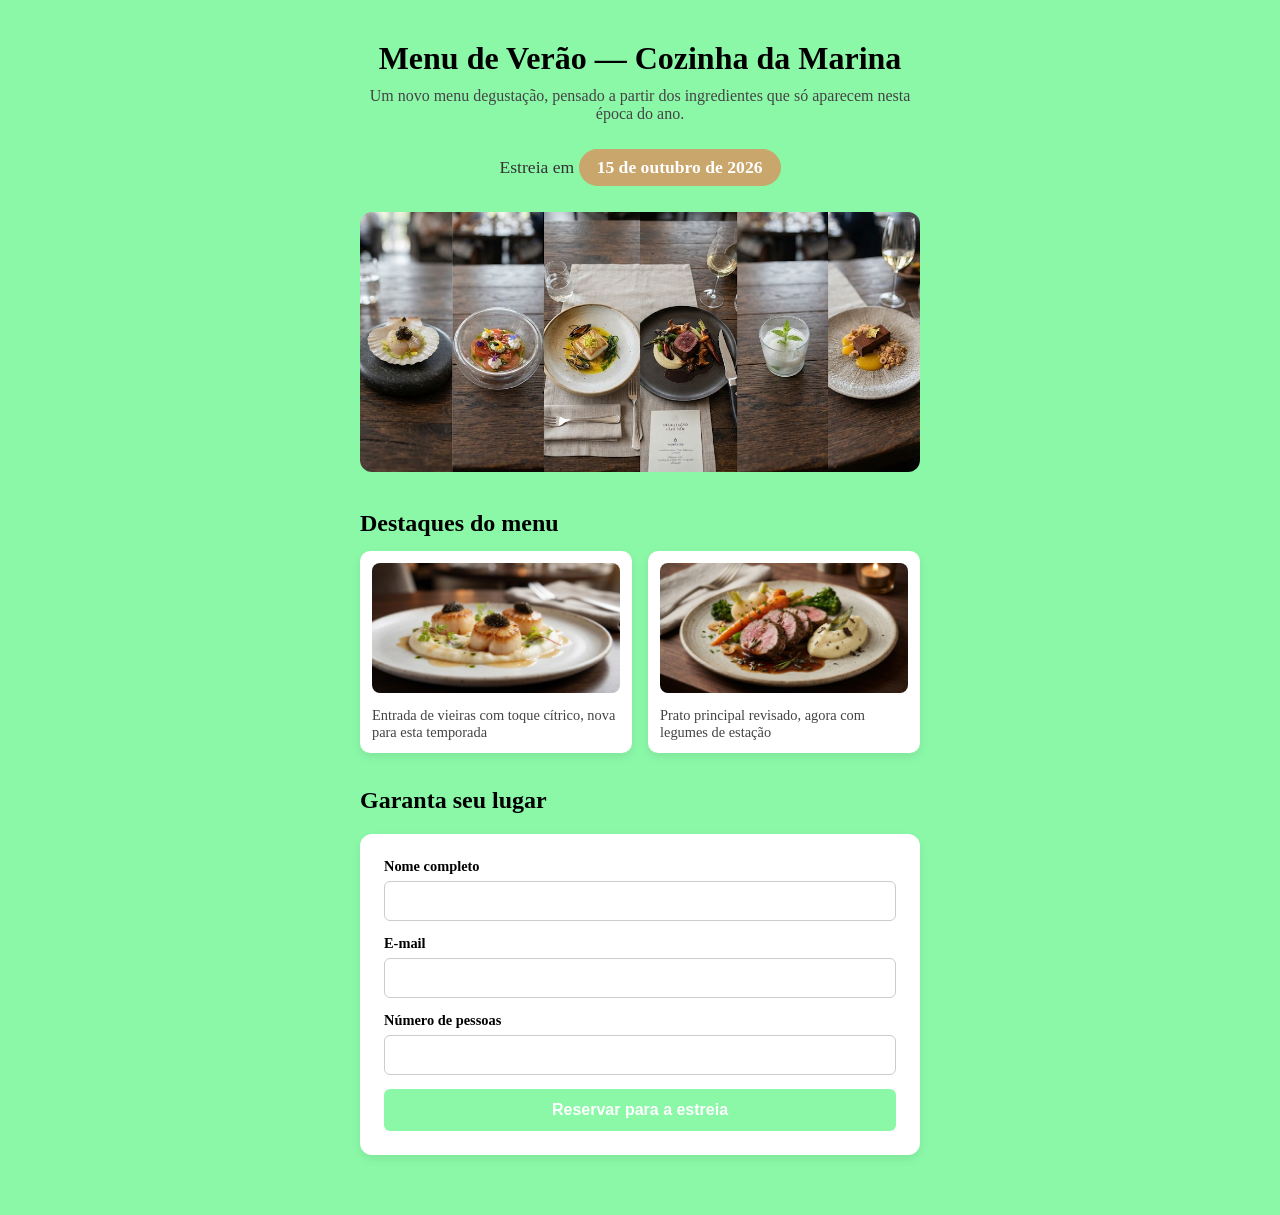
<file: Prog Web/15-lancamento/index.html>
<!DOCTYPE html>
<html lang="pt-BR">
<head>
  <meta charset="UTF-8">
  <meta name="viewport" content="width=device-width, initial-scale=1.0">
  <title>Exercício 15 — Lançamento</title>
  <link rel="stylesheet" href="styles.css">
</head>
<body>

  <div class="pagina">

    <div class="lancamento">

      <h1 class="titulo-pagina">Menu de Verão — Cozinha da Marina</h1>

      <p class="chamada">
        Um novo menu degustação, pensado a partir dos ingredientes que só
        aparecem nesta época do ano.
      </p>

      <p class="data-lancamento">
        Estreia em
        <time class="data-destaque" datetime="2026-10-15">15 de outubro de 2026</time>
      </p>

      <img class="imagem-principal" src="pratos.jpg" alt="Diferentes pratos do novo menu de verão, servidos lado a lado">

      <h2 class="secao-titulo">Destaques do menu</h2>
      <div class="recursos">

        <div class="recurso">
          <img src="prato-vieiras.jpg" alt="Vieiras grelhadas sobre purê de couve-flor, com beurre blanc e caviar">
          <p>Entrada de vieiras com toque cítrico, nova para esta temporada</p>
        </div>

        <div class="recurso">
          <img src="prato-cordeiro.jpg" alt="Lombo de cordeiro fatiado com jus de alecrim, purê de batata e legumes glaceados">
          <p>Prato principal revisado, agora com legumes de estação</p>
        </div>

      </div>

      <h2 class="secao-titulo">Garanta seu lugar</h2>
      <form class="form-presale">
        <div class="campo">
          <label for="nome">Nome completo</label>
          <input type="text" id="nome" name="nome">
        </div>

        <div class="campo">
          <label for="email">E-mail</label>
          <input type="email" id="email" name="email">
        </div>

        <div class="campo">
          <label for="pessoas">Número de pessoas</label>
          <input type="number" id="pessoas" name="pessoas" min="1" max="10">
        </div>

        <button type="submit">Reservar para a estreia</button>
      </form>

    </div>

  </div>

</body>
</html>
</file>
<file: Prog Web/01-introducao/styles.css>
/* Container que recebe a imagem de fundo (propriedade obrigatória do exercício) */
* {
  margin: 0;
  padding: 0;
}
 

.pagina {
  background-image: url("rest.jpg");
  background-size: cover;
  background-position: center;
  background-repeat: no-repeat;
  min-height: 100vh;
  padding: 40px;
  box-sizing: border-box;
}


.titulo {
  text-align: center;  
  color: #333333; 
  border-width: 6px;    
  border-style: solid;
  border-color: #C9A66B;
  padding: 10px;
}


.texto {
  text-align: center;
  color:#333333;
  border-width: 3px;
  border-style: solid;
  border-color: #C9A66B;
  padding: 10px;
}

.nota {
  position: fixed; 
  bottom: 15px;
  left: 15px;     
  font-size: 14px;
  color: #333333;

}
</file>
<file: Prog Web/02-perfil/styles.css>
* {
  margin: 0;
  padding: 0;
}
 
body {
  background-color: #8bf8a8;
}
 
.pagina {
  min-height: 100vh;
  display: flex;
  justify-content: center;
  align-items: center;
}
.perfil {
  max-width: 400px;
  margin: 60px auto;
  text-align: center;
  padding: 20px;
}


.foto {
  width: 180px;
  height: 180px;
  object-fit: cover;
  border-radius: 50%; 
}

.menu {
  width: 100%;
  max-height: 240px;
  object-fit: cover;
  border-radius: 12px;
}


.nome {
  margin-top: 16px;
  font-size: 1.8rem;
}

.descricao {
  color: BLACK;
}

.redes {
  list-style: none;
  padding: 0;
  display: flex;
  justify-content: center;
  gap: 16px;
}

.redes a {
  text-decoration: none;
  color: #BA8E23;
  font-weight: bold;
}
</file>
<file: Prog Web/04-blog/styles.css>
* {
  margin: 0;
  padding: 0;
}
 
body {
  background-color: #8bf8a8;
}
 
.pagina {

  min-height: 100vh;
  display: flex;
  flex-direction: column;
  align-items: center;
}

.titulo-blog {
  text-align: center;
  margin-top: 30px;
}

.criticas {
  list-style: none;
  max-width: 640px;
  margin: 40px auto;
  padding: 0;
  display: flex;
  flex-direction: column;
  gap: 18px;
}

.critica {
  display: flex;
  align-items: flex-start;
  gap: 14px;
  padding: 16px 20px;
  border-radius: 16px;
  background-color: #f2f2f2;
}

.critica--positiva {
  border-left: 5px solid #4caf50;
}

.critica--negativa {
  border-left: 5px solid #e57373;
}


.avatar {
  width: 48px;
  height: 48px;
  border-radius: 50%;
  object-fit: cover;
  flex-shrink: 0;
}

.conteudo {
  flex: 1;
}

.autor {
  font-weight: bold;
  margin: 0 0 2px 0;
}

.data {
  font-size: 0.8rem;
  color: #777;
  margin: 0 0 8px 0;
}

.prato {
  font-weight: bold;
  margin: 0 0 6px 0;
}

.foto-prato {
  display: block;
  width: 100%;
  max-height: 200px;
  object-fit: cover;
  border-radius: 10px;
  margin-bottom: 10px;
}

.resumo {
  margin: 0 0 10px 0;
}

.leia-mais {
  font-size: 0.9rem;
  color: #333;
  text-decoration: underline;
}
</file>
<file: Prog Web/05-contato/styles.css>
* {
  margin: 0;
  padding: 0;
}
 
body {
  background-color: #8bf8a8;
}
 
.pagina {
  min-height: 100vh;
}

.titulo-pagina {
  text-align: center;
  margin-top: 40px;
}

.subtitulo {
  text-align: center;
  margin-top: -10px;
  margin-bottom: 10px;
}


.formulario-contato {
  max-width: 420px;
  margin: 30px auto 60px auto;
  padding: 30px;
  background-color: #ffffff;
  border-radius: 12px;
  box-shadow: 0 8px 24px rgba(0, 0, 0, 0.15);
  display: flex;
  flex-direction: column;
  gap: 16px;
}

.campo {
  display: flex;
  flex-direction: column;
  gap: 6px;
}

.campo label {
  font-weight: bold;
  font-size: 0.9rem;
}

.campo input,
.campo select,
.campo textarea {
  padding: 10px;
  border: 1px solid #ccc;
  border-radius: 6px;
  font-size: 1rem;
  resize: vertical;
}

button {
  padding: 12px;
  border: none;
  border-radius: 6px;
  background-color: #8bf8a8;
  color: white;
  font-weight: bold;
  font-size: 1rem;
  cursor: pointer;
}
</file>
<file: Prog Web/06-faq/styles.css>
* {
  margin: 0;
  padding: 0;
}
 
body {
  background-color: #8bf8a8;
}
 
.pagina {
  min-height: 100vh;
}
.titulo-pagina {
  text-align: center;
  margin-top: 40px;
  margin-bottom: 4px;
}

.subtitulo {
  text-align: center;
  margin-top: 0;
  margin-bottom: 30px;
}

.faq-lista {
  max-width: 560px;
  margin: 0 auto 60px auto;
  display: flex;
  flex-direction: column;
  gap: 14px;
}

.faq-item {
  background-color: #ffffff;
  border-radius: 10px;
  padding: 14px 18px;
  transition: background-color 0.3s ease;
}

.faq-item[open] {
  background-color: #fdf6ea;
}

.faq-item summary {
  display: flex;
  align-items: center;
  gap: 12px;
  cursor: pointer;
  font-weight: bold;
}

.avatar {
  width: 48px;
  height: 48px;
  border-radius: 50%;
  object-fit: cover;
  flex-shrink: 0;
}

.resposta {
  margin: 12px 0 4px 48px;
  color: #444;
}
</file>
<file: Prog Web/07-login/styles.css>
* {
  margin: 0;
  padding: 0;
  box-sizing: border-box;
}

body {
  margin: 0;
  background-color: #8bf8a8;
  min-height: 100vh;
  display: flex;
  align-items: center;
  justify-content: center;
  padding: 16px;
}

.login-box {
  background-color: #ffffff;
  border-radius: 12px;
  padding: 30px;
  max-width: 320px;
  width: 100%;
  display: flex;
  flex-direction: column;
  gap: 16px;
}

.titulo-pagina {
  text-align: center;
  margin: 0 0 10px 0;
}

.campo {
  display: flex;
  flex-direction: column;
  gap: 6px;
}

.campo label {
  font-weight: bold;
  font-size: 0.9rem;
}


.campo input {
  padding: 10px;
  border: 2px solid #C9A66B;
  border-radius: 6px;
  font-size: 1rem;
}

button {
  padding: 12px;
  border: none;
  border-radius: 6px;
  background-color: #C9A66B;
  color: white;
  font-weight: bold;
  font-size: 1rem;
  cursor: pointer;
}
</file>
<file: Prog Web/08-produto/styles.css>
* {
  margin: 0;
  padding: 0;
}
 
body {
  background-color: #8bf8a8;
}
 
.pagina {
  min-height: 100vh;
}

.produto {
  max-width: 600px;
  margin: 0 auto;
  padding: 30px 20px 60px 20px;
}

.capa {
  width: 100%;
  max-height: 260px;
  object-fit: cover;
  border-radius: 12px;
}

.titulo-produto {
  margin-top: 20px;
}

.descricao-produto {
  color: #444;
}

.prato-item {
  display: flex;
  gap: 14px;
  margin-top: 24px;
  align-items: flex-start;
}

.prato-foto {
  width: 100px;
  height: 100px;
  object-fit: cover;
  border-radius: 10px;
  flex-shrink: 0;
}

.prato-nome {
  margin: 0 0 6px 0;
  font-size: 1.05rem;
}

.prato-historia {
  margin: 0;
  color: #444;
  font-size: 0.95rem;
}

.preco {
  margin-top: 30px;
  padding-top: 20px;
  border-top: 1px solid #ddd;
}

.preco-opcao {
  margin: 6px 0;
}

.botao-comprar {
  box-sizing: border-box;
  width: 280px;
  padding: 16px;
  margin-top: 20px;
  border: none;
  border-radius: 8px;
  background-color: #C9A66B;
  color: white;
  font-weight: bold;
  font-size: 1rem;
  cursor: pointer;
  display: block;
}
</file>
<file: Prog Web/09-tarefas/styles.css>
* {
    margin: 0;
    padding: 0;
}

body {
  background-color: #8bf8a8;
}

.pagina {
  min-height: 100vh;
}

.titulo-pagina {
  text-align: center;
  margin-top: 40px;
}

.lista-tarefas {
  list-style: none;
  max-width: 420px;
  margin: 30px auto 60px auto;
  padding: 0;
  display: flex;
  flex-direction: column;
  gap: 12px;
}

.tarefa {
  background-color: #ffffff;
  border-radius: 8px;
  padding: 12px 16px;
  display: flex;
  align-items: center;
  gap: 10px;
  box-shadow: 0 4px 10px rgba(0, 0, 0, 0.08);
}

.tarefa input[type="checkbox"] {
  width: 18px;
  height: 18px;
  cursor: pointer;
  accent-color: #8bf8a8;
}

.tarefa label {
  cursor: pointer;
}

.tarefa input[type="checkbox"]:checked + label {
  text-decoration: line-through;
  color: #999;
}
</file>
<file: Prog Web/10-testemunhos/styles.css>
* {
  margin: 0;
  padding: 0;
}

body {
  background-color: #8bf8a8;
}

.pagina {
  min-height: 100vh;
}

.titulo-pagina {
  text-align: center;
  margin-top: 40px;
}

.depoimentos {
  max-width: 640px;
  margin: 30px auto 60px auto;
  display: flex;
  flex-direction: column;
  gap: 18px;
}

.depoimento-card {
  background-color: #ffffff;
  border-radius: 12px;
  padding: 20px;
  box-shadow: 0 4px 10px rgba(0, 0, 0, 0.08);
  text-align: center;
}

.avatar {
  width: 60px;
  height: 60px;
  border-radius: 50%;
  object-fit: cover;
  margin-bottom: 12px;
}


.depoimento-texto {
  font-style: italic;
  margin: 0 0 10px 0;
  color: #444;
}

.depoimento-nome {
  font-weight: bold;
  margin: 0;
  color: #4a3a2b;
}
</file>
<file: Prog Web/12-galeria/styles.css>
* {
  margin: 0;
  padding: 0;
  box-sizing: border-box;
}

body {
  background-color: #8bf8a8;
}

.pagina {
  min-height: 100vh;
  position: relative;
}

.titulo-pagina {
  text-align: center;
  margin-top: 40px;
  margin-bottom: 4px;
}

.subtitulo {
  text-align: center;
  margin-top: 0;
  margin-bottom: 30px;
  color: #333333;
}

.galeria {
  max-width: 720px;
  margin: 0 auto 60px auto;
  padding: 0 20px;
  display: flex;
  flex-wrap: wrap;
  justify-content: center;
  gap: 16px;
}

.miniatura-link {
  text-decoration: none;
  color: inherit;
}

.miniatura {
  width: 200px;
  background-color: #ffffff;
  border-radius: 10px;
  padding: 8px;
  box-shadow: 0 4px 10px rgba(0, 0, 0, 0.08);
  text-align: center;
  transition: transform 0.2s ease;
}

.miniatura:hover {
  transform: translateY(-4px);
}

.miniatura img {
  width: 100%;
  height: 140px;
  object-fit: cover;
  border-radius: 6px;
}

.miniatura figcaption {
  margin-top: 8px;
  font-size: 0.9rem;
  font-weight: bold;
  color: #4a3a2b;
}


.ampliada {
  display: none;
  position: fixed;
  inset: 0;
  background-color: rgba(0, 0, 0, 0.85);
  align-items: center;
  justify-content: center;
  padding: 30px;
  z-index: 10;
}

.ampliada:target {
  display: flex;
}

.ampliada figure {
  max-width: 90vw;
  max-height: 85vh;
  text-align: center;
}

.ampliada img {
  max-width: 100%;
  max-height: 70vh;
  border-radius: 10px;
  display: block;
  margin: 0 auto;
}

.ampliada figcaption {
  color: #ffffff;
  margin-top: 14px;
  font-size: 1rem;
}

.fechar {
  position: absolute;
  top: 24px;
  right: 30px;
  color: #ffffff;
  font-size: 1.6rem;
  text-decoration: none;
  font-weight: bold;
}
</file>
<file: Prog Web/13-promocoes/styles.css>
* {
  margin: 0;
  padding: 0;
  box-sizing: border-box;
}

body {
  background-color: #8bf8a8;
}

.pagina {
  min-height: 100vh;
}

.titulo-pagina {
  text-align: center;
  margin-top: 40px;
  margin-bottom: 4px;
}

.subtitulo {
  text-align: center;
  margin-top: 0;
  margin-bottom: 30px;
  color: #333333;
}

.promocoes {
  max-width: 900px;
  margin: 0 auto 60px auto;
  padding: 0 20px;
  display: flex;
  flex-wrap: wrap;
  justify-content: center;
  gap: 20px;
}

.promocao-card {
  width: 260px;
  background-color: #ffffff;
  border-radius: 12px;
  padding: 16px;
  box-shadow: 0 4px 10px rgba(0, 0, 0, 0.08);
  text-align: center;
}

.promocao-foto {
  width: 100%;
  height: 150px;
  object-fit: cover;
  border-radius: 8px;
}

.promocao-titulo {
  margin-top: 12px;
  font-size: 1.1rem;
}

.promocao-descricao {
  color: #444444;
  font-size: 0.9rem;
  margin-top: 6px;
}

.promocao-precos {
  margin-top: 14px;
  font-size: 1.05rem;
}


.preco-original {
  color: #999999;
  margin-right: 8px;
}

.preco-promo {
  color: #C9A66B;
  font-weight: bold;
}
</file>
<file: Prog Web/14-equipe/styles.css>
* {
  margin: 0;
  padding: 0;
  box-sizing: border-box;
}

body {
  background-color: #8bf8a8;
}

.pagina {
  min-height: 100vh;
}

.titulo-pagina {
  text-align: center;
  margin-top: 40px;
  margin-bottom: 4px;
}

.subtitulo {
  text-align: center;
  margin-top: 0;
  margin-bottom: 30px;
  color: #333333;
}


.equipe {
  max-width: 940px;
  margin: 0 auto 60px auto;
  padding: 0 20px;
  display: flex;
  flex-wrap: wrap;
  justify-content: center;
  gap: 20px;
}

.membro {
  width: 210px;
  background-color: #ffffff;
  border-radius: 12px;
  padding: 20px;
  box-shadow: 0 4px 10px rgba(0, 0, 0, 0.08);
  text-align: center;
  display: flex;
  flex-direction: column;
  align-items: center;
}

.membro-foto {
  width: 100px;
  height: 100px;
  object-fit: cover;
  border-radius: 50%;
}

.membro-nome {
  margin-top: 14px;
  font-size: 1.05rem;
}

.membro-cargo {
  color: #C9A66B;
  font-weight: bold;
  font-size: 0.85rem;
  margin-top: 2px;
}

.membro-bio {
  color: #444444;
  font-size: 0.9rem;
  margin-top: 10px;
}
</file>
<file: Prog Web/15-lancamento/styles.css>
* {
  margin: 0;
  padding: 0;
  box-sizing: border-box;
}

body {
  background-color: #8bf8a8;
}

.pagina {
  min-height: 100vh;
}

.lancamento {
  max-width: 600px;
  margin: 0 auto;
  padding: 40px 20px 60px 20px;
  text-align: center;
}

.titulo-pagina {
  margin-bottom: 10px;
}

.chamada {
  color: #444444;
}

.data-lancamento {
  margin-top: 20px;
  font-size: 1.1rem;
  color: #333333;
}

.data-destaque {
  display: inline-block;
  margin-top: 6px;
  padding: 8px 18px;
  background-color: #C9A66B;
  color: #ffffff;
  border-radius: 20px;
  font-weight: bold;
  animation: pulsar 1.8s ease-in-out infinite;
}

@keyframes pulsar {
  0%, 100% {
    transform: scale(1);
  }
  50% {
    transform: scale(1.08);
  }
}

.imagem-principal {
  width: 100%;
  max-height: 260px;
  object-fit: cover;
  border-radius: 12px;
  margin-top: 26px;
}

.secao-titulo {
  margin-top: 34px;
  margin-bottom: 14px;
  text-align: left;
}

.recursos {
  display: flex;
  flex-wrap: wrap;
  gap: 16px;
}

.recurso {
  flex: 1 1 240px;
  background-color: #ffffff;
  border-radius: 10px;
  padding: 12px;
  box-shadow: 0 4px 10px rgba(0, 0, 0, 0.08);
  text-align: left;
}

.recurso img {
  width: 100%;
  height: 130px;
  object-fit: cover;
  border-radius: 8px;
}

.recurso p {
  margin-top: 10px;
  color: #444444;
  font-size: 0.9rem;
}

.form-presale {
  margin-top: 20px;
  background-color: #ffffff;
  border-radius: 12px;
  padding: 24px;
  box-shadow: 0 4px 10px rgba(0, 0, 0, 0.08);
  display: flex;
  flex-direction: column;
  gap: 14px;
  text-align: left;
}

.campo {
  display: flex;
  flex-direction: column;
  gap: 6px;
}

.campo label {
  font-weight: bold;
  font-size: 0.9rem;
}

.campo input {
  padding: 10px;
  border: 1px solid #ccc;
  border-radius: 6px;
  font-size: 1rem;
}

.form-presale button {
  padding: 12px;
  border: none;
  border-radius: 6px;
  background-color: #8bf8a8;
  color: #ffffff;
  font-weight: bold;
  font-size: 1rem;
  cursor: pointer;
}
</file>
